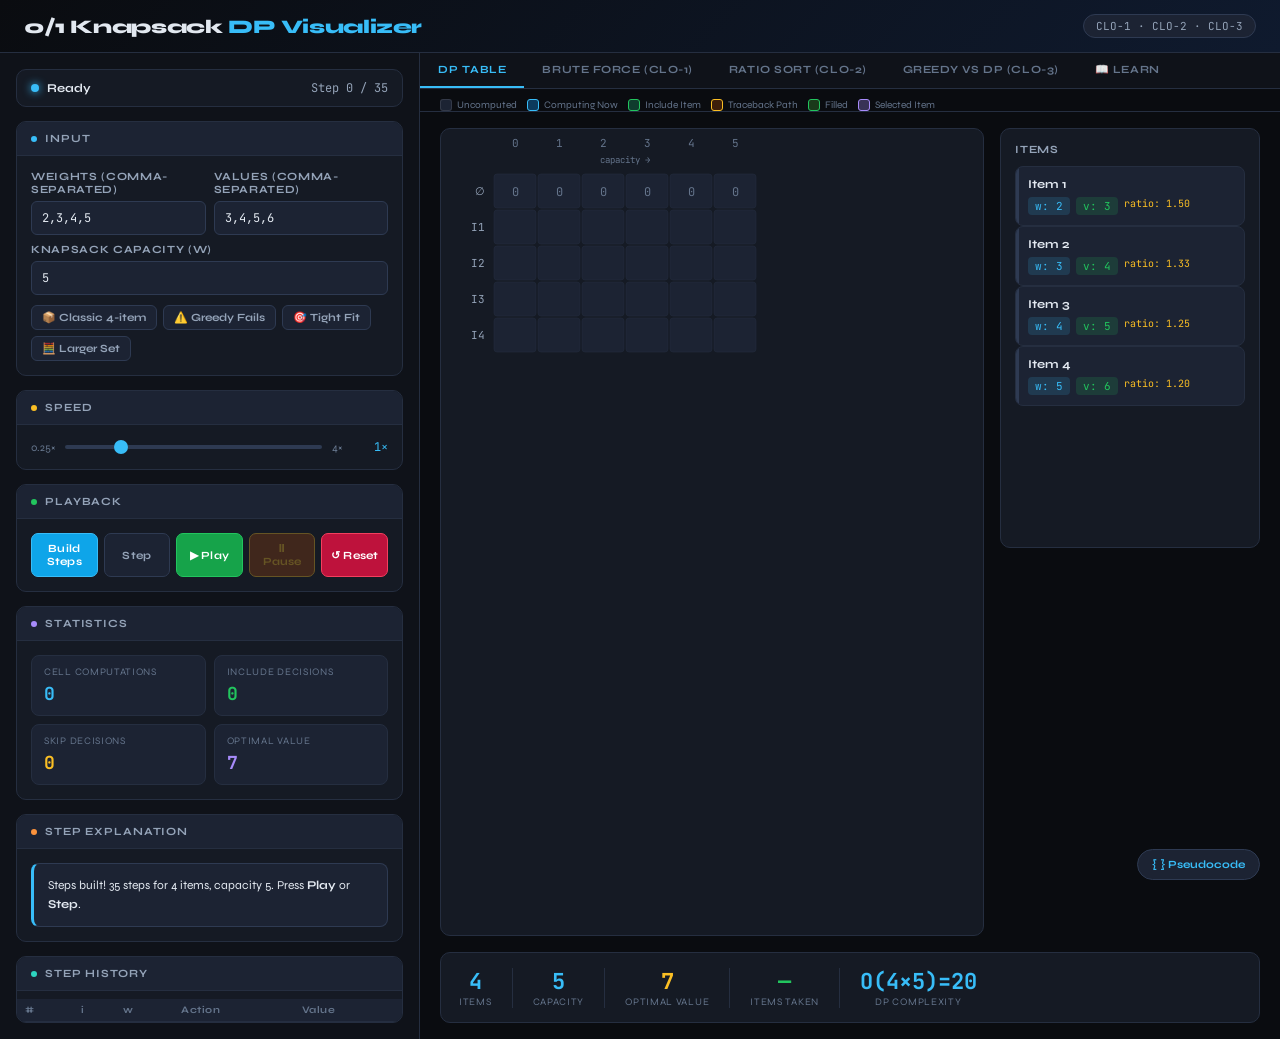
<file: index.html>
<!DOCTYPE html>
<!--
=======================================================================
  FILE 1: index.html — PAGE STRUCTURE (HTML)
=======================================================================
  WHAT THIS FILE DOES:
  --------------------
  This is the skeleton of the entire page. It defines WHAT exists on
  the screen — panels, buttons, tabs, tables — but NOT how they look
  (that's CSS) or how they behave (that's JavaScript).

  STRUCTURE OVERVIEW:
  -------------------
  <header>             ← Top bar with title + CLO badge
  <div.main-layout>    ← Two-column grid: left panel + right panel
    <div.left-panel>   ← Controls, input, stats, explanation, history
    <div.right-panel>  ← Tabs: DP Table | Brute Force | Ratio Sort | Greedy vs DP | Learn
  <div#pseudo-overlay> ← Floating pseudocode popup (fixed position)
=======================================================================
-->
<html lang="en">
<head>
  <meta charset="UTF-8">
  <meta name="viewport" content="width=device-width, initial-scale=1.0">
  <title>0/1 Knapsack — Dynamic Programming Visualizer</title>

  <!--
    GOOGLE FONTS — Two typefaces are imported:
    - "JetBrains Mono" → used for code, numbers, pseudocode (monospace = equal-width chars)
    - "Syne"           → used for UI labels, buttons, headings (distinctive modern sans-serif)
  -->
  <link href="https://fonts.googleapis.com/css2?family=JetBrains+Mono:wght@400;600;700&family=Syne:wght@400;600;700;800&display=swap" rel="stylesheet">

  <!-- All visual styling is in a separate file -->
  <link rel="stylesheet" href="styles.css">
</head>
<body>

<!-- ═══════════════════════════════════════════════════════
     HEADER BAR
     - Sticky (stays at top while scrolling)
     - Shows title and CLO badge
     - Styled with gradient background in CSS
═══════════════════════════════════════════════════════ -->
<header>
  <h1>0/1 Knapsack <span>DP Visualizer</span></h1>
  <div class="header-badge">CLO-1 · CLO-2 · CLO-3</div>
</header>


<!-- ═══════════════════════════════════════════════════════
     MAIN LAYOUT: Two-column CSS Grid
     - Left column: fixed 420px wide (controls)
     - Right column: fills remaining space (visualization)
     - On screens < 980px: switches to single column
═══════════════════════════════════════════════════════ -->
<div class="main-layout">


  <!-- ════════════════════════════════
       LEFT PANEL — CONTROL SIDE
  ════════════════════════════════ -->
  <div class="left-panel">


    <!-- SECTION 1: Status Bar
         Shows current state (Idle/Ready/Playing/Paused/Done)
         and "Step X / Y" counter.
         JavaScript updates these via IDs: status-dot, status-text, step-counter -->
    <div class="panel-section">
      <div class="status-bar">
        <div class="status-indicator">
          <div class="status-dot idle" id="status-dot"></div>
          <span id="status-text">Idle</span>
        </div>
        <div class="step-counter" id="step-counter">Step 0 / 0</div>
      </div>
    </div>


    <!-- SECTION 2: Input Panel
         - Two text inputs for weights and values (comma-separated)
         - One number input for knapsack capacity W
         - Four preset buttons that load example datasets
         All inputs are read by parseInput() in JavaScript -->
    <div class="panel-section">
      <div class="panel-section-header"><div class="dot"></div>Input</div>
      <div class="panel-body">
        <div class="input-row">
          <div>
            <label>Weights (comma-separated)</label>
            <input type="text" id="inp-weights" value="2,3,4,5" placeholder="e.g. 2,3,4,5">
          </div>
          <div>
            <label>Values (comma-separated)</label>
            <input type="text" id="inp-values" value="3,4,5,6" placeholder="e.g. 3,4,5,6">
          </div>
        </div>
        <div class="cap-row">
          <label>Knapsack Capacity (W)</label>
          <input type="number" id="inp-capacity" value="5" min="1" max="30">
        </div>
        <!-- Each preset calls loadPreset(index) in JavaScript -->
        <div class="presets">
          <button class="preset-btn" onclick="loadPreset(0)">📦 Classic 4-item</button>
          <button class="preset-btn" onclick="loadPreset(1)">⚠️ Greedy Fails</button>
          <button class="preset-btn" onclick="loadPreset(2)">🎯 Tight Fit</button>
          <button class="preset-btn" onclick="loadPreset(3)">🧮 Larger Set</button>
        </div>
      </div>
    </div>


    <!-- SECTION 3: Speed Slider
         Range: 1 to 16 (maps to 0.25× to 4× speed)
         JavaScript converts slider value → delay in milliseconds
         The label (#speed-label) updates live via an event listener -->
    <div class="panel-section">
      <div class="panel-section-header"><div class="dot" style="background:var(--yellow)"></div>Speed</div>
      <div class="panel-body">
        <div class="speed-row">
          <span style="font-size:11px;color:var(--text3)">0.25×</span>
          <input type="range" id="speed-slider" min="1" max="16" value="4" step="1">
          <span style="font-size:11px;color:var(--text3)">4×</span>
          <span class="speed-label" id="speed-label">1×</span>
        </div>
      </div>
    </div>


    <!-- SECTION 4: Playback Buttons
         Order required by spec: Build Steps, Step, Play, Pause, Reset
         - Build Steps → buildSteps() — generates all animation steps
         - Step        → stepOnce()  — advance one step manually
         - Play        → play()      — auto-advance with setTimeout loop
         - Pause       → pause()     — stops the timer
         - Reset       → reset()     — clears everything back to idle
         Buttons are enabled/disabled by updateButtons() in JS -->
    <div class="panel-section">
      <div class="panel-section-header"><div class="dot" style="background:var(--green)"></div>Playback</div>
      <div class="panel-body">
        <div class="btn-row">
          <button class="btn btn-primary"   id="btn-build" onclick="buildSteps()">Build Steps</button>
          <button class="btn btn-secondary" id="btn-step"  onclick="stepOnce()"  disabled>Step</button>
          <button class="btn btn-green"     id="btn-play"  onclick="play()"      disabled>▶ Play</button>
          <button class="btn btn-yellow"    id="btn-pause" onclick="pause()"     disabled>⏸ Pause</button>
          <button class="btn btn-red"       id="btn-reset" onclick="reset()">↺ Reset</button>
        </div>
      </div>
    </div>


    <!-- SECTION 5: Statistics
         Four stat boxes — JavaScript updates these via IDs:
         - stat-ops      → total DP cell computations
         - stat-includes → how many "include item" decisions made
         - stat-skips    → how many "skip/exclude" decisions made
         - stat-optimal  → the final optimal value once found -->
    <div class="panel-section">
      <div class="panel-section-header"><div class="dot" style="background:var(--purple)"></div>Statistics</div>
      <div class="panel-body">
        <div class="stats-grid">
          <div class="stat-box">
            <div class="stat-label">Cell Computations</div>
            <div class="stat-value" id="stat-ops">0</div>
          </div>
          <div class="stat-box">
            <div class="stat-label">Include Decisions</div>
            <div class="stat-value green" id="stat-includes">0</div>
          </div>
          <div class="stat-box">
            <div class="stat-label">Skip Decisions</div>
            <div class="stat-value yellow" id="stat-skips">0</div>
          </div>
          <div class="stat-box">
            <div class="stat-label">Optimal Value</div>
            <div class="stat-value purple" id="stat-optimal">—</div>
          </div>
        </div>
      </div>
    </div>


    <!-- SECTION 6: Step Explanation Box
         Plain-English description of what's happening RIGHT NOW.
         Updated by setExplanation(html) on every step.
         Uses color-coded spans: .em (blue), .pos (green), .neg (red) -->
    <div class="panel-section">
      <div class="panel-section-header"><div class="dot" style="background:var(--orange)"></div>Step Explanation</div>
      <div class="panel-body">
        <div class="explanation-box" id="explanation">
          Press <strong>Build Steps</strong> to initialize, then <strong>Play</strong> or <strong>Step</strong> through the algorithm.
        </div>
      </div>
    </div>


    <!-- SECTION 7: Step History Table
         Scrollable table showing the last 25 steps.
         Columns: step number, item index i, capacity w, action type, computed value
         Clicking any row calls jumpToStep(index) to rewind/fast-forward -->
    <div class="panel-section">
      <div class="panel-section-header"><div class="dot" style="background:var(--teal)"></div>Step History</div>
      <div class="panel-body" style="padding:8px 0 0 0">
        <div class="history-wrap">
          <table class="history-table">
            <thead>
              <tr>
                <th>#</th>
                <th>i</th>
                <th>w</th>
                <th>Action</th>
                <th>Value</th>
              </tr>
            </thead>
            <tbody id="history-body">
              <!-- Rows injected by JavaScript addHistory() -->
            </tbody>
          </table>
        </div>
      </div>
    </div>


  </div>
  <!-- END LEFT PANEL -->


  <!-- ════════════════════════════════
       RIGHT PANEL — VISUALIZATION SIDE
  ════════════════════════════════ -->
  <div class="right-panel">

    <!-- TAB NAVIGATION
         Five tabs switch between different views.
         Each calls switchTab('name') which toggles .active class
         on both the button and the corresponding .tab-content div -->
    <div class="viz-tabs">
      <button class="tab-btn active" onclick="switchTab('dp')">DP Table</button>
      <button class="tab-btn" onclick="switchTab('bf')">Brute Force (CLO-1)</button>
      <button class="tab-btn" onclick="switchTab('clo2')">Ratio Sort (CLO-2)</button>
      <button class="tab-btn" onclick="switchTab('clo3')">Greedy vs DP (CLO-3)</button>
      <button class="tab-btn" onclick="switchTab('edu')">📖 Learn</button>
    </div>


    <!-- ── TAB 1: DP TABLE (main visualization) ──────────────── -->
    <div class="tab-content active" id="tab-dp">

      <!-- Color legend explaining what each cell color means -->
      <div style="padding:10px 20px 0; border-bottom:1px solid var(--border);">
        <div class="legend">
          <div class="legend-item"><div class="legend-swatch swatch-empty"></div>Uncomputed</div>
          <div class="legend-item"><div class="legend-swatch swatch-active"></div>Computing Now</div>
          <div class="legend-item"><div class="legend-swatch swatch-include"></div>Include Item</div>
          <div class="legend-item"><div class="legend-swatch swatch-traceback"></div>Traceback Path</div>
          <div class="legend-item"><div class="legend-swatch swatch-optimal"></div>Filled</div>
          <div class="legend-item"><div class="legend-swatch swatch-selected"></div>Selected Item</div>
        </div>
      </div>

      <div class="dp-viz-area">
        <!-- Two-column: DP table SVG on left, item boxes on right -->
        <div class="viz-two-col" style="flex:1">

          <!-- DP TABLE: SVG is drawn entirely by JavaScript renderDPTable() -->
          <div class="dp-table-wrap" id="dp-table-wrap">
            <svg id="dp-svg"></svg>
            <!-- JavaScript fills this SVG with rect + text elements for each K[i][w] cell -->
          </div>

          <!-- ITEMS LIST: Boxes showing weight/value of each item -->
          <!-- Rendered by renderItems(), glows green when selected -->
          <div class="items-panel">
            <div class="items-panel-title">Items</div>
            <div id="items-list">
              <div class="no-items-msg">Build steps to see items</div>
            </div>
          </div>
        </div>

        <!-- KNAPSACK SUMMARY BAR: shows n, W, optimal value, items taken, complexity -->
        <div class="knapsack-summary" id="ks-summary">
          <div class="ks-stat"><div class="ks-stat-val" id="ks-n">—</div><div class="ks-stat-label">Items</div></div>
          <div class="ks-divider"></div>
          <div class="ks-stat"><div class="ks-stat-val" id="ks-W">—</div><div class="ks-stat-label">Capacity</div></div>
          <div class="ks-divider"></div>
          <div class="ks-stat"><div class="ks-stat-val gold" id="ks-optval">—</div><div class="ks-stat-label">Optimal Value</div></div>
          <div class="ks-divider"></div>
          <div class="ks-stat"><div class="ks-stat-val green" id="ks-items-taken">—</div><div class="ks-stat-label">Items Taken</div></div>
          <div class="ks-divider"></div>
          <div class="ks-stat"><div class="ks-stat-val" id="ks-complexity">—</div><div class="ks-stat-label">DP Complexity</div></div>
        </div>
      </div>
    </div>


    <!-- ── TAB 2: BRUTE FORCE / CLO-1 ────────────────────────── -->
    <div class="tab-content" id="tab-bf">
      <div class="bf-viz-area">
        <!-- Complexity comparison boxes -->
        <div style="display:flex;gap:12px;flex-wrap:wrap">
          <div class="complexity-box" style="flex:1">
            <div class="complexity-big" style="color:var(--red)">O(2ⁿ)</div>
            <div class="complexity-label">Brute Force</div>
          </div>
          <div class="complexity-box" style="flex:1">
            <div class="complexity-big" style="color:var(--green)">O(nW)</div>
            <div class="complexity-label">DP Solution</div>
          </div>
          <div class="complexity-box" style="flex:2">
            <div style="font-size:11px;color:var(--text3);margin-bottom:4px">For n=20, W=100:</div>
            <div style="font-family:'JetBrains Mono',monospace;font-size:13px">
              BF: <span style="color:var(--red)"  id="bf-ops-count">1,048,576 ops</span><br>
              DP: <span style="color:var(--green)" id="dp-ops-count">2,000 ops</span>
            </div>
          </div>
        </div>

        <!-- Decision tree SVG — drawn by renderBFTree() in JavaScript -->
        <div id="bf-svg-wrap">
          <svg id="bf-svg" width="760" height="320"></svg>
        </div>

        <!-- Explanation text below the tree -->
        <div style="background:var(--bg3);border:1px solid var(--border);border-radius:10px;padding:14px;font-size:12px;color:var(--text2);line-height:1.7">
          <strong style="color:var(--text)">Decision Tree for Brute Force:</strong>
          At each node, we decide to INCLUDE (left) or EXCLUDE (right) the current item.
          The tree has depth n, generating <strong style="color:var(--red)">2ⁿ leaf nodes</strong>.
          For n=4 shown above, that's 16 subsets.
          DP avoids this by reusing subproblem solutions —
          <strong style="color:var(--green)">pseudo-polynomial O(nW)</strong>.
        </div>
      </div>
    </div>


    <!-- ── TAB 3: RATIO SORT / CLO-2 ─────────────────────────── -->
    <div class="tab-content" id="tab-clo2">
      <div style="flex:1;padding:16px 20px;display:flex;flex-direction:column;gap:14px;overflow-y:auto">

        <!-- Ratio sort bar chart (rendered by renderRatioSort()) -->
        <div style="background:var(--bg3);border:1px solid var(--border);border-radius:10px;padding:14px">
          <div style="font-size:12px;font-weight:700;color:var(--text2);margin-bottom:10px;text-transform:uppercase;letter-spacing:0.07em">
            CLO-2: Value/Weight Ratio Sort — Initial Greedy Intuition
          </div>
          <div style="font-size:12px;color:var(--text2);line-height:1.7;margin-bottom:10px">
            A natural first approach: sort items by <code>value/weight</code> ratio (most "efficient" first).
            This works for the <em>fractional</em> knapsack but can
            <strong style="color:var(--red)">fail for 0/1</strong>.
          </div>
          <div id="ratio-sort-viz"></div>
          <!-- Filled by renderRatioSort() -->
        </div>

        <!-- Traceback path SVG (rendered by renderTraceback()) -->
        <div style="background:var(--bg3);border:1px solid var(--border);border-radius:10px;padding:14px">
          <div style="font-size:12px;font-weight:700;color:var(--text2);margin-bottom:10px;text-transform:uppercase;letter-spacing:0.07em">
            DP Traceback Search
          </div>
          <div style="font-size:12px;color:var(--text2);line-height:1.7;margin-bottom:10px">
            After building the DP table, we trace back from <code>K[n][W]</code> to find which items were selected.
          </div>
          <svg id="traceback-svg" width="700" height="180"></svg>
          <!-- Filled by renderTraceback() -->
        </div>
      </div>
    </div>


    <!-- ── TAB 4: GREEDY vs DP / CLO-3 ───────────────────────── -->
    <div class="tab-content" id="tab-clo3">
      <div class="greedy-wrap">

        <!-- Explainer text -->
        <div style="background:var(--bg3);border:1px solid var(--border);border-radius:10px;padding:14px">
          <div style="font-size:12px;font-weight:700;margin-bottom:6px">CLO-3: Counterexample Where Greedy Fails</div>
          <div style="font-size:12px;color:var(--text2);line-height:1.6">
            Try the <strong>⚠️ Greedy Fails</strong> preset to see a case where greedy by ratio is suboptimal.
          </div>
        </div>

        <!-- Side-by-side comparison: greedy result vs DP result -->
        <div class="greedy-compare">
          <div class="greedy-panel">
            <div class="greedy-panel-title bad">❌ Greedy (by ratio) Result</div>
            <div id="greedy-result-bad" style="font-size:12px;color:var(--text2)">Build steps first.</div>
          </div>
          <div class="greedy-panel">
            <div class="greedy-panel-title good">✅ DP Optimal Result</div>
            <div id="greedy-result-good" style="font-size:12px;color:var(--text2)">Build steps first.</div>
          </div>
        </div>

        <!-- Bar chart SVG comparing items selected by greedy vs DP -->
        <div id="greedy-svg-wrap">
          <svg id="greedy-svg" width="760" height="260"></svg>
        </div>

        <!-- Recurrence formula display -->
        <div style="background:var(--bg3);border:1px solid var(--border);border-radius:10px;padding:14px">
          <div style="font-size:12px;font-weight:700;color:var(--text);margin-bottom:8px">DP Include/Exclude Recurrence</div>
          <div class="formula-box">
            <span class="var">K[i][w]</span> <span class="op">=</span><br>
            &nbsp;&nbsp;<span class="op">if</span> w<sub>i</sub> <span class="op">></span> w:
              &nbsp;<span class="var">K[i-1][w]</span>
              &nbsp;&nbsp;&nbsp;&nbsp;&nbsp;&nbsp;&nbsp;&nbsp;&nbsp;&nbsp;&nbsp;&nbsp;&nbsp;&nbsp;&nbsp;&nbsp;&nbsp;&nbsp;&nbsp;&nbsp;&nbsp;&nbsp;
              <span style="color:var(--text3)">// can't include item i</span><br>
            &nbsp;&nbsp;<span class="op">else:</span>
              &nbsp;&nbsp;<span class="op">max</span>( <span class="var">K[i-1][w]</span>,
              <span class="val">v<sub>i</sub></span> <span class="op">+</span>
              <span class="var">K[i-1][w-w<sub>i</sub>]</span> )
              &nbsp;
              <span style="color:var(--text3)">// exclude vs include</span>
          </div>
        </div>
      </div>
    </div>


    <!-- ── TAB 5: EDUCATIONAL CONTENT ────────────────────────── -->
    <div class="tab-content" id="tab-edu">
      <div class="edu-area">

        <!-- COLLAPSIBLE SECTION 1: Overview -->
        <div class="edu-section">
          <div class="collapsible-header open" onclick="toggleCollapsible(this)">
            <span>📚 Algorithm Overview</span><span class="arrow">▼</span>
          </div>
          <div class="collapsible-body open">
            <p>The <strong>0/1 Knapsack Problem</strong> asks: given n items each with weight wᵢ and value vᵢ,
            and a knapsack of capacity W, which items should you take to maximize total value without
            exceeding capacity? Each item is either fully taken (1) or not (0).</p>
            <div class="complexity-row">
              <div class="complexity-box"><div class="complexity-big" style="color:var(--red)">O(2ⁿ)</div><div class="complexity-label">Brute Force</div></div>
              <div class="complexity-box"><div class="complexity-big" style="color:var(--green)">O(nW)</div><div class="complexity-label">Dynamic Programming</div></div>
            </div>
            <div class="concept-box" style="margin-top:12px">
              <strong>Why DP works:</strong> This problem has <em>optimal substructure</em> and
              <em>overlapping subproblems</em> — the two conditions needed for DP.
            </div>
            <div class="concept-box warning">
              <strong>Pseudo-polynomial:</strong> O(nW) is not truly polynomial — if W = 2ⁿ,
              DP is no better than brute force.
            </div>
          </div>
        </div>

        <!-- COLLAPSIBLE SECTION 2: Worked Example -->
        <div class="edu-section">
          <div class="collapsible-header" onclick="toggleCollapsible(this)">
            <span>🔍 Worked Example</span><span class="arrow">▼</span>
          </div>
          <div class="collapsible-body">
            <p style="margin-bottom:10px">Items: {A: w=2,v=3}, {B: w=3,v=4}, {C: w=4,v=5}, {D: w=5,v=6}. Capacity W=5.</p>
            <div class="worked-step">
              <div class="worked-step-num">1</div>
              <div class="worked-step-text">Initialize <code>K[0][w] = 0</code> for all w. Base case: 0 items = 0 value.</div>
            </div>
            <div class="worked-step">
              <div class="worked-step-num">2</div>
              <div class="worked-step-text">Item A (w=2, v=3): For w≥2: <code>max(0, 3+K[0][w-2]) = 3</code>.</div>
            </div>
            <div class="worked-step">
              <div class="worked-step-num">3</div>
              <div class="worked-step-text">Item B (w=3, v=4): At w=5: <code>max(3, 4+3) = 7</code>. A+B fit!</div>
            </div>
            <div class="worked-step">
              <div class="worked-step-num">4</div>
              <div class="worked-step-text">Traceback: K[4][5]→K[3][5]→K[2][5]≠K[1][5] → B included → K[1][2]≠K[0][2] → A included.</div>
            </div>
            <div class="worked-step">
              <div class="worked-step-num">5</div>
              <div class="worked-step-text">Selected: A (w=2,v=3) + B (w=3,v=4). Total weight=5. Total value=7. ✅</div>
            </div>
          </div>
        </div>

        <!-- COLLAPSIBLE SECTION 3: Key Concepts -->
        <div class="edu-section">
          <div class="collapsible-header" onclick="toggleCollapsible(this)">
            <span>💡 Key Concepts</span><span class="arrow">▼</span>
          </div>
          <div class="collapsible-body">
            <div class="concept-box"><strong>Optimal Substructure:</strong> The best answer for K[i][w] uses best answers to smaller subproblems.</div>
            <div class="concept-box"><strong>Overlapping Subproblems:</strong> Without memoization, K[i][w] is recomputed exponentially many times.</div>
            <div class="concept-box tip"><strong>Traceback:</strong> The DP table stores values, not decisions. Traceback recovers which items were chosen.</div>
            <div class="concept-box warning"><strong>Common Mistake:</strong> Greedy ratio sort works for fractional knapsack, NOT for 0/1.</div>
            <div class="concept-box"><strong>Space Optimization:</strong> Since row i only needs row i-1, space can be reduced to O(W) with a 1D rolling array.</div>
          </div>
        </div>

        <!-- COLLAPSIBLE SECTION 4: Pseudocode -->
        <div class="edu-section">
          <div class="collapsible-header" onclick="toggleCollapsible(this)">
            <span>📊 Pseudocode &amp; Recurrence</span><span class="arrow">▼</span>
          </div>
          <div class="collapsible-body">
            <div class="formula-box" style="line-height:2">
              <span class="op">function</span> <span style="color:var(--yellow)">KnapsackDP</span>(weights, values, W, n):<br>
              &nbsp;&nbsp;<span class="op">for</span> <span class="var">i</span> = 1 to n:<br>
              &nbsp;&nbsp;&nbsp;&nbsp;<span class="op">for</span> <span class="var">w</span> = 0 to W:<br>
              &nbsp;&nbsp;&nbsp;&nbsp;&nbsp;&nbsp;<span class="op">if</span> weights[i] &gt; w:<br>
              &nbsp;&nbsp;&nbsp;&nbsp;&nbsp;&nbsp;&nbsp;&nbsp;K[i][w] = K[i-1][w]<br>
              &nbsp;&nbsp;&nbsp;&nbsp;&nbsp;&nbsp;<span class="op">else</span>:<br>
              &nbsp;&nbsp;&nbsp;&nbsp;&nbsp;&nbsp;&nbsp;&nbsp;K[i][w] = <span class="op">max</span>(K[i-1][w], values[i] + K[i-1][w-weights[i]])<br>
              &nbsp;&nbsp;<span class="op">return</span> K[n][W]
            </div>
          </div>
        </div>

      </div>
    </div>
    <!-- END TAB CONTENTS -->

  </div>
  <!-- END RIGHT PANEL -->

</div>
<!-- END MAIN LAYOUT -->


<!-- ═══════════════════════════════════════════════════════
     FLOATING PSEUDOCODE OVERLAY
     Fixed position, bottom-right corner.
     Toggle button shows/hides this popup.
     The pseudo-body is filled by renderPseudocode() in JS.
═══════════════════════════════════════════════════════ -->
<div id="pseudo-overlay" style="display:none;position:fixed;bottom:20px;right:20px;width:320px;z-index:200">
  <div class="pseudo-panel" style="max-height:320px">
    <div class="pseudo-header" style="display:flex;justify-content:space-between;align-items:center">
      <span>Pseudocode</span>
      <button onclick="document.getElementById('pseudo-overlay').style.display='none'"
              style="background:none;border:none;color:var(--text3);cursor:pointer;font-size:16px">×</button>
    </div>
    <div class="pseudo-body" id="pseudo-body">
      <!-- Lines injected by renderPseudocode() in JavaScript -->
    </div>
  </div>
</div>

<!-- Toggle button to open pseudocode overlay -->
<button onclick="document.getElementById('pseudo-overlay').style.display='block'"
        id="pseudo-toggle"
        style="display:none;position:fixed;bottom:20px;right:20px;z-index:201;
               background:var(--bg4);border:1px solid var(--border2);color:var(--accent);
               font-family:'Syne',sans-serif;font-weight:700;font-size:11px;
               padding:8px 14px;border-radius:20px;cursor:pointer;">
  { } Pseudocode
</button>


<!-- Load JavaScript last (so all DOM elements above are available) -->
<script src="script.js"></script>

</body>
</html>
</file>
<file: styles.css>
/*
=======================================================================
  FILE 2: styles.css — ALL VISUAL STYLING
=======================================================================
  WHAT THIS FILE DOES:
  --------------------
  Defines every color, font, size, layout rule, animation, and
  responsive behavior. Uses CSS Custom Properties (variables) so the
  entire color palette can be changed by editing just the :root block.

  SECTIONS:
  1.  CSS Variables (color palette)
  2.  Reset & Body
  3.  Header
  4.  Two-Column Layout
  5.  Left Panel & Panel Sections
  6.  Status Bar
  7.  Input Controls
  8.  Speed Slider
  9.  Buttons
  10. Statistics Grid
  11. Step Explanation Box
  12. History Table
  13. Right Panel & Tabs
  14. DP Table Area
  15. Items Panel
  16. Knapsack Summary Bar
  17. Pseudocode Panel
  18. Brute Force Tab
  19. Greedy vs DP Tab
  20. Educational Content
  21. Utility / Misc
  22. Scrollbar Styling
=======================================================================
*/


/* ═══════════════════════════════════════════════════════════════
   1. CSS CUSTOM PROPERTIES — COLOR PALETTE
   All colors defined here once, referenced everywhere as var(--name)
   Dark theme: deep navy/slate background, bright accent colors
═══════════════════════════════════════════════════════════════ */
:root {
  /* Background layers (darkest to lightest) */
  --bg:  #0a0c10;   /* Main page background — almost black */
  --bg2: #0f1219;   /* Left panel background */
  --bg3: #151a24;   /* Panel section cards */
  --bg4: #1c2333;   /* Input fields, stat boxes, code backgrounds */

  /* Borders */
  --border:  #252e40;   /* Subtle dark border */
  --border2: #2e3a52;   /* Slightly brighter border for inputs/hover */

  /* Text colors */
  --text:  #e2e8f0;   /* Primary text — near-white */
  --text2: #94a3b8;   /* Secondary text — muted slate */
  --text3: #64748b;   /* Tertiary text — dim labels, line numbers */

  /* Accent colors (used for highlights, active states) */
  --accent:  #38bdf8;   /* Sky blue — primary accent */
  --accent2: #0ea5e9;   /* Darker sky blue — button backgrounds */

  /* Semantic colors */
  --green:  #22c55e;   /* Include/success/selected items */
  --green2: #16a34a;   /* Darker green for button backgrounds */
  --red:    #f43f5e;   /* Error/exclude/infeasible */
  --red2:   #be123c;   /* Darker red for button backgrounds */
  --yellow: #fbbf24;   /* Traceback/warnings/ratio values */
  --yellow2:#d97706;
  --purple: #a78bfa;   /* Optimal value/CLO badges */
  --purple2:#7c3aed;
  --orange: #fb923c;   /* Explanation box accent */
  --teal:   #2dd4bf;   /* History section accent */

  /* DP Table cell colors — what each cell "state" looks like */
  --cell-empty:     #1c2333;  /* Not yet computed */
  --cell-active:    #0c3a5c;  /* Currently being computed (blue tint) */
  --cell-filled:    #0f3d2e;  /* Computed — item was included (green tint) */
  --cell-traceback: #3d1f0a;  /* On the traceback path (orange tint) */
  --cell-optimal:   #1a3a1a;  /* Computed — item was skipped (dim green) */

  /* Shadow */
  --shadow: 0 4px 24px rgba(0,0,0,0.5);
}


/* ═══════════════════════════════════════════════════════════════
   2. RESET & BODY
   - box-sizing: border-box means padding/borders are INCLUDED in
     width/height calculations (avoids layout surprises)
   - margin/padding reset ensures no browser defaults sneak in
═══════════════════════════════════════════════════════════════ */
* {
  box-sizing: border-box;
  margin: 0;
  padding: 0;
}

body {
  background: var(--bg);
  color: var(--text);
  font-family: 'Syne', sans-serif;
  font-size: 14px;
  min-height: 100vh;
  overflow-x: hidden; /* Prevents horizontal scrollbar from wide SVGs */
}


/* ═══════════════════════════════════════════════════════════════
   3. HEADER BAR
   - position: sticky + top: 0 → stays visible when scrolling
   - z-index: 100 → floats above all content
   - gradient background adds subtle depth
═══════════════════════════════════════════════════════════════ */
header {
  background: linear-gradient(135deg, #0a0c10 0%, #0f1a2e 100%);
  border-bottom: 1px solid var(--border);
  padding: 14px 24px;
  display: flex;
  align-items: center;
  justify-content: space-between; /* Title left, badge right */
  position: sticky;
  top: 0;
  z-index: 100;
}

header h1 {
  font-size: 1.2rem;
  font-weight: 800;
  letter-spacing: -0.02em; /* Tight tracking for display heading */
}

/* The word "DP Visualizer" is wrapped in <span> to get accent color */
header h1 span { color: var(--accent); }

/* Pill badge "CLO-1 · CLO-2 · CLO-3" in top-right */
.header-badge {
  background: var(--bg4);
  border: 1px solid var(--border2);
  padding: 4px 12px;
  border-radius: 20px;  /* Pill shape */
  font-size: 11px;
  color: var(--text2);
  font-family: 'JetBrains Mono', monospace;
}


/* ═══════════════════════════════════════════════════════════════
   4. TWO-COLUMN LAYOUT
   - CSS Grid with fixed left (420px) + flexible right (1fr)
   - min-height fills the screen below the header
   - Media query collapses to single column on small screens
═══════════════════════════════════════════════════════════════ */
.main-layout {
  display: grid;
  grid-template-columns: 420px 1fr;
  gap: 0;
  min-height: calc(100vh - 57px); /* 57px = header height */
}

/* RESPONSIVE: Single column on screens narrower than 980px */
@media (max-width: 980px) {
  .main-layout { grid-template-columns: 1fr; }
}


/* ═══════════════════════════════════════════════════════════════
   5. LEFT PANEL & PANEL SECTIONS
   - flex column with gap creates vertical stack of cards
   - Each card (.panel-section) has header + body pattern
═══════════════════════════════════════════════════════════════ */
.left-panel {
  background: var(--bg2);
  border-right: 1px solid var(--border);
  padding: 16px;
  overflow-y: auto;         /* Scroll if content taller than screen */
  display: flex;
  flex-direction: column;
  gap: 14px;
}

/* Individual card container */
.panel-section {
  background: var(--bg3);
  border: 1px solid var(--border);
  border-radius: 10px;
  overflow: hidden;         /* So child elements respect border-radius */
}

/* Dark header bar inside each card (e.g. "INPUT", "SPEED") */
.panel-section-header {
  padding: 10px 14px;
  font-weight: 700;
  font-size: 11px;
  letter-spacing: 0.08em;
  text-transform: uppercase;
  color: var(--text2);
  background: var(--bg4);
  border-bottom: 1px solid var(--border);
  display: flex;
  align-items: center;
  gap: 8px;
}

/* Small colored dot in panel headers */
.panel-section-header .dot {
  width: 6px;
  height: 6px;
  border-radius: 50%;
  background: var(--accent);
}

/* Content area inside each card */
.panel-body { padding: 14px; }


/* ═══════════════════════════════════════════════════════════════
   6. STATUS BAR
   - Shows colored dot + status text on the left
   - Step counter on the right
   - Dot animates (pulsing glow) when playing
═══════════════════════════════════════════════════════════════ */
.status-bar {
  display: flex;
  align-items: center;
  justify-content: space-between;
  padding: 10px 14px;
}

.status-indicator {
  display: flex;
  align-items: center;
  gap: 8px;
  font-size: 12px;
  font-weight: 700;
}

/* The small colored circle */
.status-dot {
  width: 8px;
  height: 8px;
  border-radius: 50%;
  background: var(--text3);
  transition: background 0.3s;
}

/* Each status gets a color + optional glow shadow */
.status-dot.idle    { background: var(--text3); }
.status-dot.ready   { background: var(--accent);  box-shadow: 0 0 8px var(--accent); }
.status-dot.playing { background: var(--green);   box-shadow: 0 0 8px var(--green); animation: pulse 1s infinite; }
.status-dot.paused  { background: var(--yellow);  box-shadow: 0 0 8px var(--yellow); }
.status-dot.done    { background: var(--purple);  box-shadow: 0 0 8px var(--purple); }

/* Pulsing animation for "playing" state */
@keyframes pulse {
  0%, 100% { opacity: 1; }
  50%       { opacity: 0.5; }
}

.step-counter {
  font-family: 'JetBrains Mono', monospace;
  font-size: 12px;
  color: var(--text2);
}


/* ═══════════════════════════════════════════════════════════════
   7. INPUT CONTROLS
   Labels + text/number inputs with focus highlight
═══════════════════════════════════════════════════════════════ */
label {
  font-size: 11px;
  font-weight: 700;
  color: var(--text2);
  text-transform: uppercase;
  letter-spacing: 0.06em;
  display: block;
  margin-bottom: 5px;
}

input[type="text"],
input[type="number"] {
  width: 100%;
  background: var(--bg4);
  border: 1px solid var(--border2);
  border-radius: 6px;
  padding: 8px 10px;
  color: var(--text);
  font-family: 'JetBrains Mono', monospace;
  font-size: 12px;
  outline: none;
  transition: border-color 0.2s;
}

/* Blue glow on focus */
input[type="text"]:focus,
input[type="number"]:focus { border-color: var(--accent); }

/* Two-column grid for weights + values inputs side by side */
.input-row {
  display: grid;
  grid-template-columns: 1fr 1fr;
  gap: 8px;
  margin-bottom: 8px;
}

.cap-row { margin-bottom: 10px; }

/* Preset buttons row — wraps onto multiple lines if needed */
.presets {
  display: flex;
  flex-wrap: wrap;
  gap: 6px;
}

.preset-btn {
  background: var(--bg4);
  border: 1px solid var(--border2);
  border-radius: 6px;
  padding: 5px 10px;
  color: var(--text2);
  font-family: 'Syne', sans-serif;
  font-size: 11px;
  font-weight: 700;
  cursor: pointer;
  transition: all 0.2s;
}

.preset-btn:hover {
  background: var(--bg3);
  border-color: var(--accent);
  color: var(--accent);
}


/* ═══════════════════════════════════════════════════════════════
   8. SPEED SLIDER
   Custom-styled range input — browser defaults are ugly
═══════════════════════════════════════════════════════════════ */
.speed-row {
  display: flex;
  align-items: center;
  gap: 10px;
}

/* The track (the bar) */
input[type="range"] {
  flex: 1;
  -webkit-appearance: none;   /* Remove default browser styling */
  height: 4px;
  background: var(--border2);
  border-radius: 2px;
  outline: none;
}

/* The thumb (the draggable circle) */
input[type="range"]::-webkit-slider-thumb {
  -webkit-appearance: none;
  width: 14px;
  height: 14px;
  background: var(--accent);
  border-radius: 50%;
  cursor: pointer;
}

.speed-label {
  font-family: 'JetBrains Mono', monospace;
  font-size: 12px;
  color: var(--accent);
  min-width: 36px;
  text-align: right;
}


/* ═══════════════════════════════════════════════════════════════
   9. BUTTONS
   Base .btn class + modifier classes for color variants
═══════════════════════════════════════════════════════════════ */
.btn-row {
  display: flex;
  gap: 6px;
  flex-wrap: wrap;
}

/* Base button — shared by all button types */
.btn {
  flex: 1;
  min-width: 60px;
  padding: 8px 6px;
  border-radius: 7px;
  border: 1px solid var(--border2);
  font-family: 'Syne', sans-serif;
  font-weight: 700;
  font-size: 11px;
  cursor: pointer;
  transition: all 0.2s;
  letter-spacing: 0.02em;
}

/* Blue — Build Steps */
.btn-primary  { background: var(--accent2); border-color: var(--accent); color: #fff; }
.btn-primary:hover { background: var(--accent); box-shadow: 0 0 12px rgba(56,189,248,0.3); }

/* Gray — Step */
.btn-secondary { background: var(--bg4); color: var(--text2); }
.btn-secondary:hover { background: var(--bg3); border-color: var(--text2); color: var(--text); }

/* Green — Play */
.btn-green { background: var(--green2); border-color: var(--green); color: #fff; }
.btn-green:hover { background: var(--green); box-shadow: 0 0 12px rgba(34,197,94,0.3); }

/* Yellow/amber — Pause */
.btn-yellow { background: #92400e; border-color: var(--yellow); color: var(--yellow); }
.btn-yellow:hover { background: #7c3a0a; }

/* Red — Reset */
.btn-red { background: var(--red2); border-color: var(--red); color: #fff; }
.btn-red:hover { background: var(--red); }

/* Disabled state — all buttons */
.btn:disabled { opacity: 0.35; cursor: not-allowed; }


/* ═══════════════════════════════════════════════════════════════
   10. STATISTICS GRID
   2x2 grid of stat boxes showing live counters
═══════════════════════════════════════════════════════════════ */
.stats-grid {
  display: grid;
  grid-template-columns: 1fr 1fr;
  gap: 8px;
}

.stat-box {
  background: var(--bg4);
  border: 1px solid var(--border);
  border-radius: 8px;
  padding: 10px 12px;
}

.stat-label {
  font-size: 10px;
  color: var(--text3);
  text-transform: uppercase;
  letter-spacing: 0.07em;
  margin-bottom: 4px;
}

/* Large monospace number */
.stat-value {
  font-family: 'JetBrains Mono', monospace;
  font-size: 18px;
  font-weight: 700;
  color: var(--accent);
}

/* Color variants for different stats */
.stat-value.green  { color: var(--green); }
.stat-value.yellow { color: var(--yellow); }
.stat-value.purple { color: var(--purple); }


/* ═══════════════════════════════════════════════════════════════
   11. STEP EXPLANATION BOX
   Blue left border marks it as the "current step" info box
═══════════════════════════════════════════════════════════════ */
.explanation-box {
  background: var(--bg4);
  border: 1px solid var(--border2);
  border-left: 3px solid var(--accent);  /* Distinctive blue left border */
  border-radius: 8px;
  padding: 12px 14px;
  font-size: 12px;
  line-height: 1.6;
  color: var(--text);
  min-height: 64px;
}

/* Inline spans for colored keywords in explanations */
.explanation-box .em  { color: var(--accent); font-weight: 700; }
.explanation-box .pos { color: var(--green);  font-weight: 700; }
.explanation-box .neg { color: var(--red);    font-weight: 700; }


/* ═══════════════════════════════════════════════════════════════
   12. HISTORY TABLE
   Scrollable, compact table with clickable rows
═══════════════════════════════════════════════════════════════ */
.history-wrap {
  max-height: 200px;
  overflow-y: auto;
}

.history-table {
  width: 100%;
  border-collapse: collapse;
  font-size: 11px;
}

/* Sticky header stays visible while scrolling */
.history-table th {
  background: var(--bg4);
  padding: 5px 8px;
  text-align: left;
  color: var(--text3);
  font-weight: 700;
  letter-spacing: 0.05em;
  font-size: 10px;
  border-bottom: 1px solid var(--border);
  position: sticky;
  top: 0;
}

.history-table td {
  padding: 5px 8px;
  border-bottom: 1px solid var(--border);
  font-family: 'JetBrains Mono', monospace;
  cursor: pointer;
  transition: background 0.15s;
}

.history-table tr:hover td        { background: var(--bg4); }
.history-table tr.active-row td   { background: rgba(56,189,248,0.1); color: var(--accent); }

/* Colored action tags inside table cells */
.tag-fill  { background: rgba(34,197,94,0.2);  color: var(--green);  border-radius: 3px; padding: 1px 5px; font-size: 10px; }
.tag-skip  { background: rgba(100,116,139,0.2); color: var(--text3);  border-radius: 3px; padding: 1px 5px; font-size: 10px; }
.tag-trace { background: rgba(251,191,36,0.2);  color: var(--yellow); border-radius: 3px; padding: 1px 5px; font-size: 10px; }


/* ═══════════════════════════════════════════════════════════════
   13. RIGHT PANEL & TAB SYSTEM
═══════════════════════════════════════════════════════════════ */
.right-panel {
  display: flex;
  flex-direction: column;
  background: var(--bg);
  overflow-y: auto;
}

/* Tab button bar */
.viz-tabs {
  display: flex;
  gap: 0;
  border-bottom: 1px solid var(--border);
  background: var(--bg2);
}

.tab-btn {
  padding: 10px 18px;
  border: none;
  background: transparent;
  color: var(--text3);
  font-family: 'Syne', sans-serif;
  font-weight: 700;
  font-size: 11px;
  letter-spacing: 0.05em;
  text-transform: uppercase;
  cursor: pointer;
  border-bottom: 2px solid transparent;  /* Bottom border used as active indicator */
  transition: all 0.2s;
}

.tab-btn:hover  { color: var(--text2); }
.tab-btn.active { color: var(--accent); border-bottom-color: var(--accent); }

/* Tab content panels — only .active one is shown */
.tab-content        { display: none; flex: 1; }
.tab-content.active { display: flex; flex-direction: column; }


/* ═══════════════════════════════════════════════════════════════
   14. DP TABLE AREA
═══════════════════════════════════════════════════════════════ */
.dp-viz-area {
  flex: 1;
  padding: 16px 20px;
  display: flex;
  flex-direction: column;
  gap: 16px;
}

/* Two-column layout: table left, items right */
.viz-two-col {
  display: grid;
  grid-template-columns: 1fr 260px;
  gap: 16px;
  flex: 1;
}

/* Container for the SVG table — scrollable if large */
.dp-table-wrap {
  background: var(--bg3);
  border: 1px solid var(--border);
  border-radius: 10px;
  overflow: auto;
  position: relative;
}

/* The SVG element itself — block prevents inline gap */
#dp-svg { display: block; }

/* Color legend row */
.legend {
  display: flex;
  flex-wrap: wrap;
  gap: 10px;
}

.legend-item {
  display: flex;
  align-items: center;
  gap: 5px;
  font-size: 10px;
  color: var(--text3);
}

.legend-swatch {
  width: 12px;
  height: 12px;
  border-radius: 3px;
  border: 1px solid rgba(255,255,255,0.1);
}

/* Each swatch color matches the cell state colors */
.swatch-empty     { background: var(--cell-empty); }
.swatch-active    { background: var(--cell-active);    border-color: var(--accent); }
.swatch-include   { background: var(--cell-filled);    border-color: var(--green); }
.swatch-traceback { background: var(--cell-traceback); border-color: var(--yellow); }
.swatch-optimal   { background: var(--cell-optimal);   border-color: var(--green); }
.swatch-selected  { background: rgba(167,139,250,0.3); border-color: var(--purple); }


/* ═══════════════════════════════════════════════════════════════
   15. ITEMS PANEL (right side of DP tab)
═══════════════════════════════════════════════════════════════ */
.items-panel {
  background: var(--bg3);
  border: 1px solid var(--border);
  border-radius: 10px;
  padding: 14px;
  display: flex;
  flex-direction: column;
  gap: 10px;
  overflow-y: auto;
  max-height: 420px;
}

.items-panel-title {
  font-size: 11px;
  font-weight: 700;
  color: var(--text2);
  text-transform: uppercase;
  letter-spacing: 0.07em;
}

/* Each item box */
.item-box {
  background: var(--bg4);
  border: 1px solid var(--border);
  border-radius: 8px;
  padding: 10px 12px;
  transition: all 0.3s;
  position: relative;
  overflow: hidden;
}

/* Colored left stripe — changes based on state */
.item-box::before {
  content: '';
  position: absolute;
  left: 0; top: 0; bottom: 0;
  width: 3px;
  background: var(--border2);
  transition: background 0.3s;
}

/* Selected item: green border + glow */
.item-box.selected        { border-color: var(--green); background: rgba(34,197,94,0.08); }
.item-box.selected::before { background: var(--green); }
.item-box.glow            { box-shadow: 0 0 16px rgba(34,197,94,0.3); }

/* Currently-being-processed item: blue border */
.item-box.current        { border-color: var(--accent); background: rgba(56,189,248,0.08); }
.item-box.current::before { background: var(--accent); }

.item-box-header {
  display: flex;
  align-items: center;
  justify-content: space-between;
  margin-bottom: 6px;
}

.item-name  { font-weight: 700; font-size: 12px; }
.item-ratio { font-family: 'JetBrains Mono', monospace; font-size: 10px; color: var(--yellow); }

.item-tags  { display: flex; gap: 6px; }
.item-tag   { font-family: 'JetBrains Mono', monospace; font-size: 11px; padding: 2px 7px; border-radius: 4px; }
.tag-w { background: rgba(56,189,248,0.15); color: var(--accent); }
.tag-v { background: rgba(34,197,94,0.15);  color: var(--green); }

.selected-badge {
  font-size: 9px;
  font-weight: 700;
  color: var(--green);
  text-transform: uppercase;
  letter-spacing: 0.08em;
}


/* ═══════════════════════════════════════════════════════════════
   16. KNAPSACK SUMMARY BAR (bottom of DP tab)
═══════════════════════════════════════════════════════════════ */
.knapsack-summary {
  background: var(--bg3);
  border: 1px solid var(--border);
  border-radius: 10px;
  padding: 14px 18px;
  display: flex;
  align-items: center;
  gap: 20px;
  flex-wrap: wrap;
}

.ks-stat { text-align: center; }
.ks-stat-val {
  font-family: 'JetBrains Mono', monospace;
  font-size: 22px;
  font-weight: 700;
  color: var(--accent);
}
.ks-stat-val.gold  { color: var(--yellow); }
.ks-stat-val.green { color: var(--green); }
.ks-stat-label {
  font-size: 10px;
  color: var(--text3);
  text-transform: uppercase;
  letter-spacing: 0.07em;
}

/* Thin vertical divider between stats */
.ks-divider {
  width: 1px;
  height: 40px;
  background: var(--border);
}


/* ═══════════════════════════════════════════════════════════════
   17. PSEUDOCODE PANEL (floating overlay)
═══════════════════════════════════════════════════════════════ */
.pseudo-panel {
  background: var(--bg3);       /* Slightly lighter than page bg */
  border: 1px solid var(--border);
  border-radius: 10px;
  overflow: hidden;
  flex: 1;
  display: flex;
  flex-direction: column;
  box-shadow: var(--shadow);
}

.pseudo-header {
  padding: 10px 14px;
  background: var(--bg4);
  border-bottom: 1px solid var(--border);
  font-size: 11px;
  font-weight: 700;
  color: var(--text2);
  text-transform: uppercase;
  letter-spacing: 0.07em;
}

.pseudo-body {
  overflow-y: auto;
  padding: 8px 0;
  flex: 1;
  max-height: 380px;
}

/* A single line in the pseudocode */
.pseudo-line {
  display: flex;
  align-items: flex-start;
  gap: 10px;
  padding: 3px 12px;
  font-family: 'JetBrains Mono', monospace;
  font-size: 12px;
  transition: background 0.2s;
  cursor: pointer;
  position: relative;
}

.pseudo-line:hover         { background: var(--bg4); }
/* Currently executing line gets blue background + left border */
.pseudo-line.highlighted   { background: rgba(56,189,248,0.15); border-left: 2px solid var(--accent); }

/* Line number (dim, right-aligned) */
.pseudo-line .ln {
  color: var(--text3);
  min-width: 24px;
  text-align: right;
  user-select: none;  /* Can't accidentally select line numbers */
}

.pseudo-line .code { color: var(--text); line-height: 1.5; white-space: pre-wrap; }

/* Syntax coloring inside pseudocode */
.pseudo-line .code .kw  { color: var(--accent); }   /* keywords: if, for, return */
.pseudo-line .code .fn  { color: var(--yellow); }   /* function names */
.pseudo-line .code .cm  { color: var(--text3); }    /* comments */
.pseudo-line .code .num { color: var(--purple); }   /* numbers */

/* Tooltip appears on hover, positioned to the right */
.pseudo-tooltip {
  display: none;
  position: absolute;
  left: 100%;
  top: 0;
  background: var(--bg);
  border: 1px solid var(--border2);
  border-radius: 6px;
  padding: 8px 12px;
  font-size: 11px;
  color: var(--text2);
  width: 220px;
  z-index: 50;
  box-shadow: var(--shadow);
  pointer-events: none;
}

.pseudo-line:hover .pseudo-tooltip { display: block; }

/* CLO badge labels inside pseudocode */
.clo-badge {
  display: inline-block;
  font-size: 9px;
  font-weight: 700;
  padding: 1px 6px;
  border-radius: 10px;
  margin-left: 6px;
  vertical-align: middle;
}
.clo1 { background: rgba(56,189,248,0.2);  color: var(--accent); border: 1px solid var(--accent); }
.clo2 { background: rgba(251,191,36,0.2);  color: var(--yellow); border: 1px solid var(--yellow); }
.clo3 { background: rgba(167,139,250,0.2); color: var(--purple); border: 1px solid var(--purple); }


/* ═══════════════════════════════════════════════════════════════
   18. BRUTE FORCE TAB (CLO-1)
═══════════════════════════════════════════════════════════════ */
.bf-viz-area {
  flex: 1;
  padding: 16px 20px;
  display: flex;
  flex-direction: column;
  gap: 12px;
}

#bf-svg-wrap {
  background: var(--bg3);
  border: 1px solid var(--border);
  border-radius: 10px;
  overflow: auto;
}

#bf-svg { display: block; }

/* Complexity comparison boxes */
.complexity-row  { display: grid; grid-template-columns: 1fr 1fr; gap: 10px; margin-top: 10px; }
.complexity-box  { background: var(--bg4); border: 1px solid var(--border); border-radius: 8px; padding: 12px; text-align: center; }
.complexity-big  { font-family: 'JetBrains Mono', monospace; font-size: 20px; font-weight: 700; margin-bottom: 4px; }
.complexity-label{ font-size: 10px; color: var(--text3); text-transform: uppercase; letter-spacing: 0.07em; }


/* ═══════════════════════════════════════════════════════════════
   19. GREEDY vs DP TAB (CLO-3)
═══════════════════════════════════════════════════════════════ */
.greedy-wrap {
  flex: 1;
  padding: 16px 20px;
  display: flex;
  flex-direction: column;
  gap: 12px;
}

/* Side-by-side greedy vs DP result panels */
.greedy-compare {
  display: grid;
  grid-template-columns: 1fr 1fr;
  gap: 14px;
}

.greedy-panel {
  background: var(--bg3);
  border: 1px solid var(--border);
  border-radius: 10px;
  padding: 14px;
}

.greedy-panel-title       { font-size: 12px; font-weight: 700; margin-bottom: 10px; }
.greedy-panel-title.bad   { color: var(--red); }
.greedy-panel-title.good  { color: var(--green); }

#greedy-svg-wrap {
  background: var(--bg3);
  border: 1px solid var(--border);
  border-radius: 10px;
  overflow: hidden;
}

/* Formula display box */
.formula-box {
  background: var(--bg4);
  border: 1px solid var(--border2);
  border-radius: 8px;
  padding: 12px 16px;
  font-family: 'JetBrains Mono', monospace;
  font-size: 12px;
  color: var(--text);
  line-height: 1.8;
}

.formula-box .var { color: var(--accent); }
.formula-box .val { color: var(--green); }
.formula-box .op  { color: var(--yellow); }


/* ═══════════════════════════════════════════════════════════════
   20. EDUCATIONAL CONTENT TAB
═══════════════════════════════════════════════════════════════ */
.edu-area {
  flex: 1;
  padding: 20px;
  overflow-y: auto;
}

.edu-section { margin-bottom: 20px; }

/* Accordion header — clicking toggles the body open/closed */
.collapsible-header {
  background: var(--bg3);
  border: 1px solid var(--border);
  border-radius: 8px;
  padding: 12px 16px;
  cursor: pointer;
  display: flex;
  align-items: center;
  justify-content: space-between;
  font-weight: 700;
  transition: all 0.2s;
}

.collapsible-header:hover           { border-color: var(--accent); }
.collapsible-header .arrow          { transition: transform 0.3s; color: var(--text3); }
.collapsible-header.open .arrow     { transform: rotate(180deg); }  /* Arrow flips when open */

/* Accordion body — hidden by default, shown when .open added by JS */
.collapsible-body {
  background: var(--bg3);
  border: 1px solid var(--border);
  border-top: none;
  border-radius: 0 0 8px 8px;
  padding: 16px;
  display: none;
  line-height: 1.7;
  color: var(--text2);
  font-size: 13px;
}
.collapsible-body.open { display: block; }

/* Highlighted concept boxes with colored left border */
.concept-box {
  background: var(--bg4);
  border: 1px solid var(--border2);
  border-left: 3px solid var(--purple);  /* Purple = concept */
  border-radius: 6px;
  padding: 12px 14px;
  margin: 10px 0;
  font-size: 12px;
  color: var(--text2);
}
.concept-box.warning { border-left-color: var(--red); }   /* Red = warning/mistake */
.concept-box.tip     { border-left-color: var(--green); } /* Green = tip */
.concept-box strong  { color: var(--text); }

/* Numbered worked example steps */
.worked-step {
  background: var(--bg4);
  border: 1px solid var(--border);
  border-radius: 8px;
  padding: 12px 14px;
  margin: 8px 0;
  display: flex;
  gap: 12px;
  align-items: flex-start;
}

.worked-step-num {
  background: var(--accent2);
  color: #fff;
  width: 24px;
  height: 24px;
  border-radius: 50%;
  display: flex;
  align-items: center;
  justify-content: center;
  font-weight: 700;
  font-size: 12px;
  flex-shrink: 0;  /* Don't let the circle shrink */
}

.worked-step-text {
  font-size: 12px;
  color: var(--text2);
  line-height: 1.6;
}

/* Inline code snippets */
code {
  font-family: 'JetBrains Mono', monospace;
  background: var(--bg);
  padding: 1px 5px;
  border-radius: 3px;
  color: var(--accent);
  font-size: 11px;
}


/* ═══════════════════════════════════════════════════════════════
   21. UTILITY
═══════════════════════════════════════════════════════════════ */
.no-items-msg {
  color: var(--text3);
  font-size: 12px;
  text-align: center;
  padding: 20px;
}

/* Ratio sort visualization container */
#ratio-sort-viz {
  background: var(--bg3);
  border: 1px solid var(--border);
  border-radius: 10px;
  padding: 14px;
}


/* ═══════════════════════════════════════════════════════════════
   22. CUSTOM SCROLLBAR STYLING
   Thin dark scrollbars that match the theme
═══════════════════════════════════════════════════════════════ */
::-webkit-scrollbar        { width: 6px; height: 6px; }
::-webkit-scrollbar-track  { background: var(--bg2); }
::-webkit-scrollbar-thumb  { background: var(--border2); border-radius: 3px; }
::-webkit-scrollbar-thumb:hover { background: var(--text3); }
</file>
